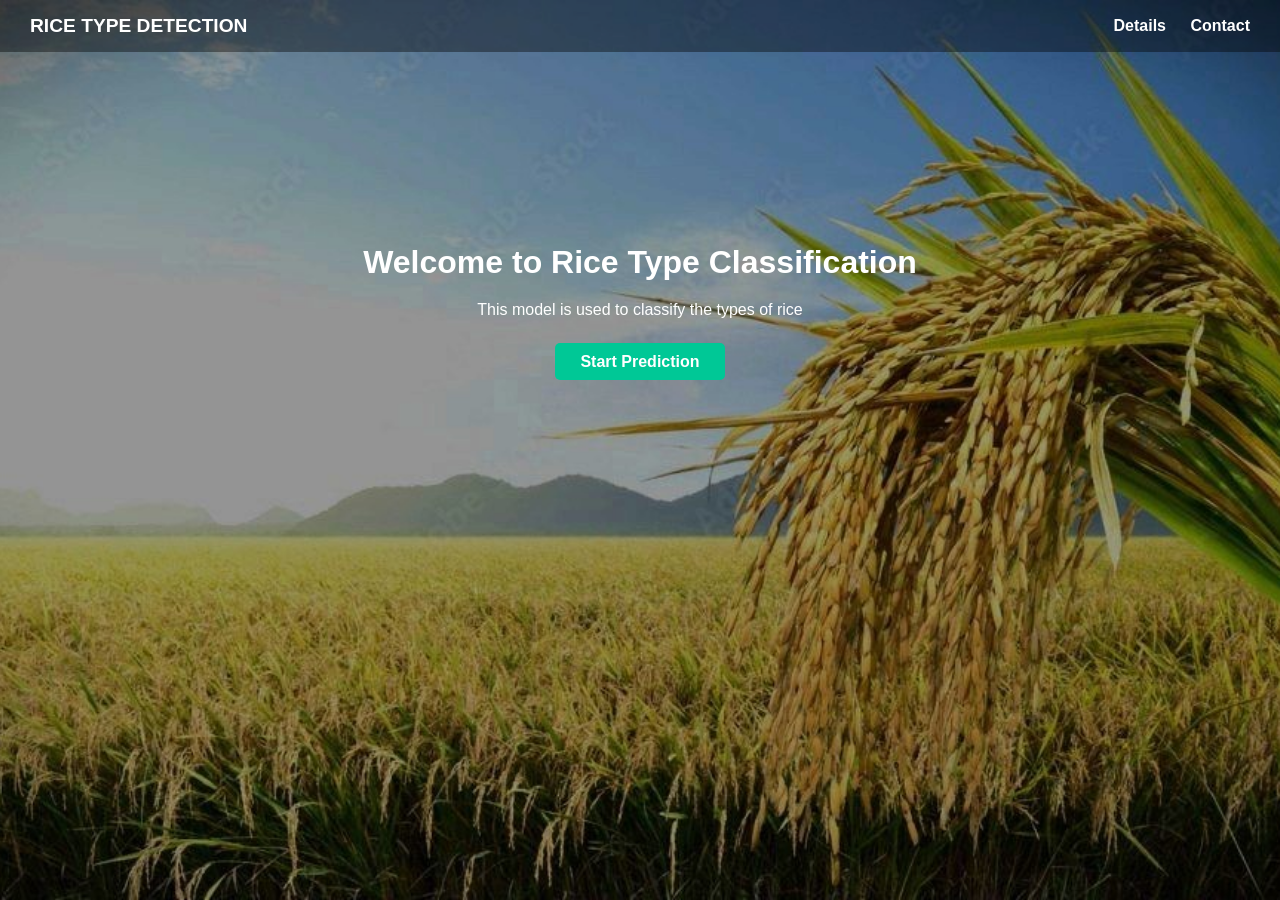
<file: Rice Type Detection/templates/index.html>
<!DOCTYPE html>
<html lang="en">
<head>
  <meta charset="UTF-8">
  <title>Welcome - Rice Type Detection</title>
  <link rel="stylesheet" href="../static/main.css">
</head>
<body class="index-page">

  <!-- Top Nav Bar -->
  <header class="navbar">
    <div class="nav-left">RICE TYPE DETECTION</div>
    <div class="nav-right">
      <a href="/details">Details</a>
      <a href="/contact">Contact</a>
    </div>
  </header>

  <!-- Center Welcome -->
  <section class="welcome">
    <h1>Welcome to Rice Type Classification</h1>
    <p>This model is used to classify the types of rice</p><br>
    <a class="btn" href="/predict">Start Prediction</a>
  </section>

</body>
</html>
</file>
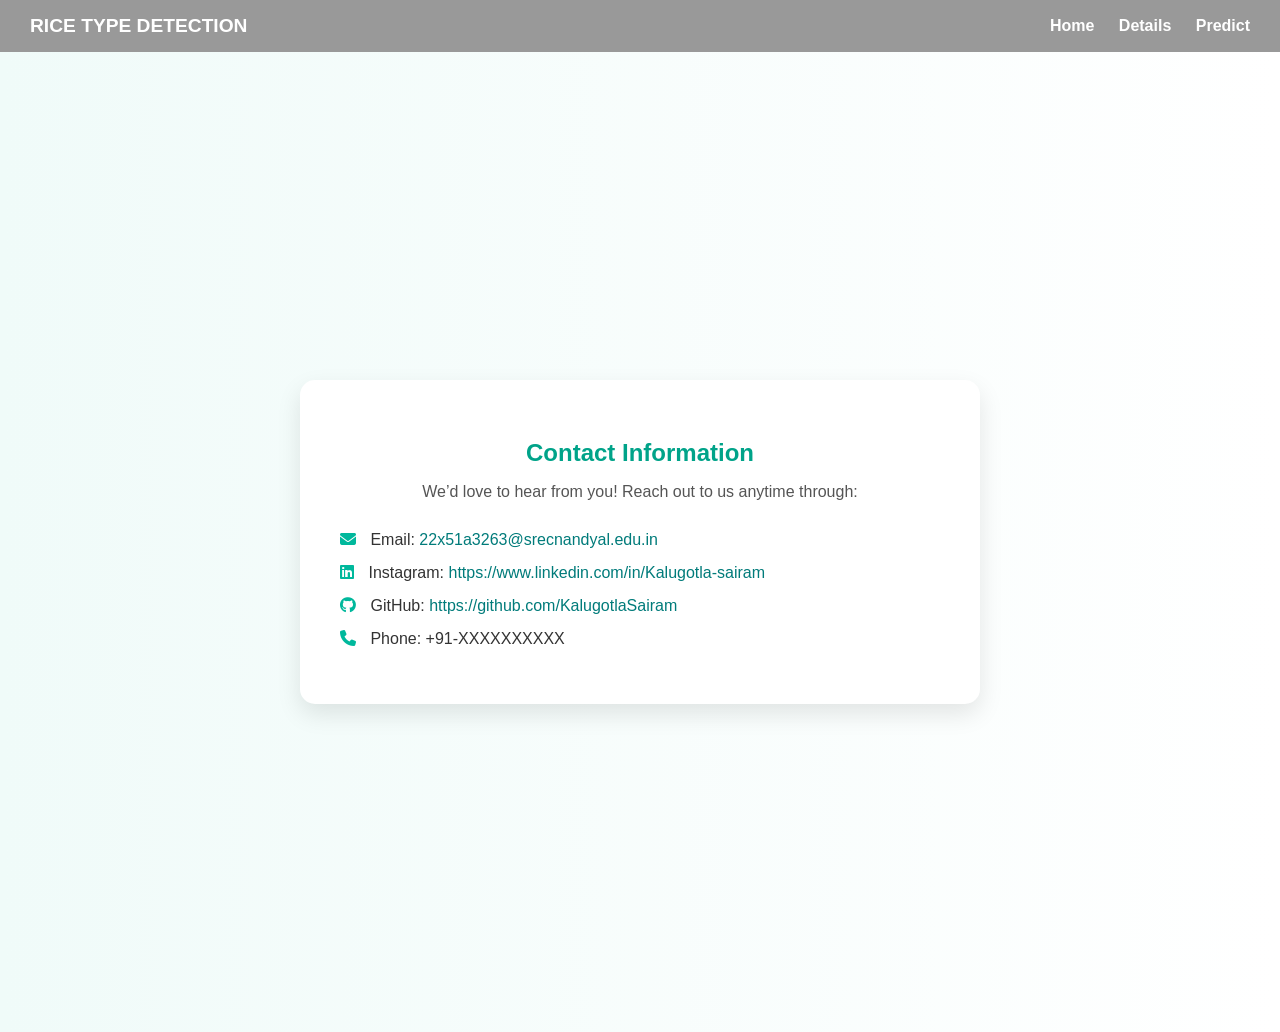
<file: Rice Type Detection/templates/contact.html>
<!DOCTYPE html>
<html lang="en">
<head>
  <meta charset="UTF-8">
  <title>Contact - Rice Type Detection</title>
  <link rel="stylesheet" href="../static/main.css">
  <link rel="stylesheet" href="https://cdnjs.cloudflare.com/ajax/libs/font-awesome/6.5.0/css/all.min.css">
</head>
<body>

  <!-- Transparent Navigation -->
  <header class="navbar transparent">
    <div class="nav-left">RICE TYPE DETECTION</div>
    <div class="nav-right">
      <a href="/">Home</a>
      <a href="/details">Details</a>
      <a href="/predict">Predict</a>
    </div>
  </header>

  <!-- Contact Info Section -->
  <main class="contact-container">
    <div class="contact-info-box">
      <h2>Contact Information</h2>
      <p>We’d love to hear from you! Reach out to us anytime through:</p>

      <ul class="contact-links">
        <li><i class="fas fa-envelope"></i> Email: <a href="mailto:22x51a3263@srecnandyal.edu.in">22x51a3263@srecnandyal.edu.in</a></li>
        <li><i class="fab fa-linkedin"></i> Instagram: <a href="https://www.linkedin.com/in/Kalugotla-sairam/" target="_blank">https://www.linkedin.com/in/Kalugotla-sairam</a></li>
        <li><i class="fab fa-github"></i> GitHub: <a href="https://github.com/KalugotlaSairam" target="_blank">https://github.com/KalugotlaSairam</a></li>
        <li><i class="fas fa-phone"></i> Phone: +91-XXXXXXXXXX</li>
      </ul>
    </div>
  </main>

</body>
</html>
</file>
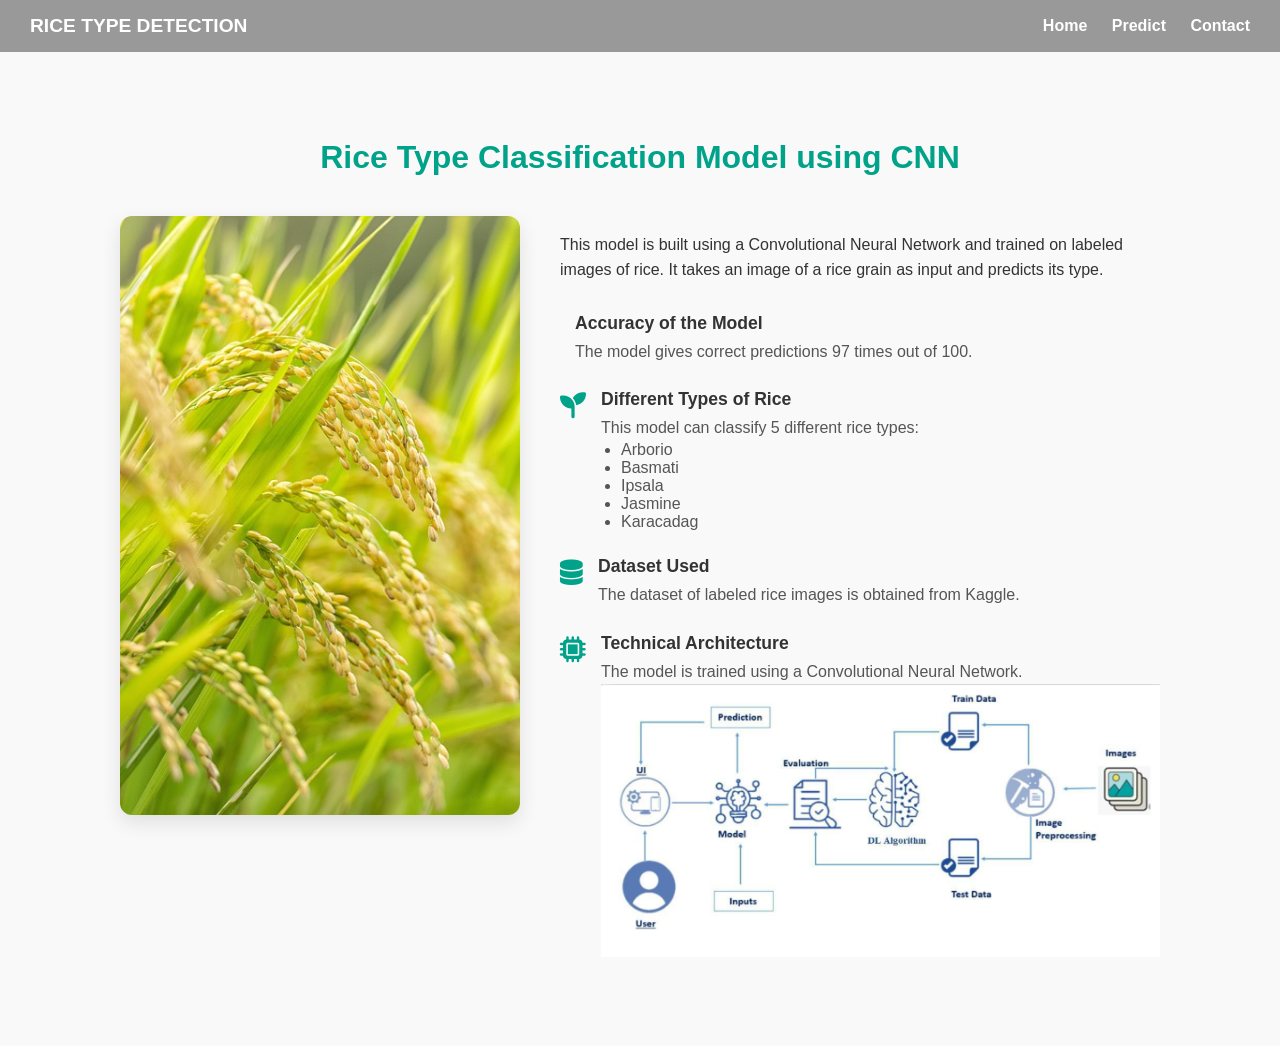
<file: Rice Type Detection/templates/details.html>
<!-- templates/details.html -->
<!DOCTYPE html>
<html lang="en">
<head>
  <meta charset="UTF-8">
  <title>Rice Type Detection - About</title>
  <link rel="stylesheet" href="../static/main.css">
  <link rel="stylesheet" href="https://cdnjs.cloudflare.com/ajax/libs/font-awesome/6.4.0/css/all.min.css">
  <meta name="viewport" content="width=device-width, initial-scale=1.0">
</head>
<body>

  <!-- Banner -->
  <header class="navbar">
    <div class="nav-left">RICE TYPE DETECTION</div>
    <div class="nav-right">
      <a href="/">Home</a>
      <a href="/predict">Predict</a>
      <a href="/contact">Contact</a>
    </div>
  </header>

  <!-- Content Section -->
  <section class="info-section">
    <h2 class="section-heading">Rice Type Classification Model using CNN</h2>
    <div class="info-container">
      <!-- Image on the left -->
      <div class="info-image">
        <img src="../static/paddy.jpg" alt="Rice Field in a Paddy">
      </div>

      <!-- Details on the right -->
      <div class="info-details">
        <p>This model is built using a Convolutional Neural Network and trained on labeled images of rice. 
           It takes an image of a rice grain as input and predicts its type.</p>

        <div class="features">
          <div class="feature-item">
            <i class="fas fa-check-shield fa-2x"></i>
            <div>
              <h4>Accuracy of the Model</h4>
              <p>The model gives correct predictions 97 times out of 100.</p>
            </div>
          </div>

          <div class="feature-item">
            <i class="fas fa-seedling fa-2x"></i>
            <div>
              <h4>Different Types of Rice</h4>
              <p>This model can classify 5 different rice types:</p>
              <ul>
                <li>Arborio</li>
                <li>Basmati</li>
                <li>Ipsala</li>
                <li>Jasmine</li>
                <li> Karacadag</li>
              </ul>
            </div>
          </div>

          <div class="feature-item">
            <i class="fas fa-database fa-2x"></i>
            <div>
              <h4>Dataset Used</h4>
              <p>The dataset of labeled rice images is obtained from Kaggle.</p>
            </div>
          </div>

          <div class="feature-item">
            <i class="fas fa-microchip fa-2x"></i>
            <div>
              <h4>Technical Architecture</h4>
              <p>The model is trained using a Convolutional Neural Network.</p>
              <img src="../static/architecture.png" alt="CNN Model Architecture Diagram" width='100%'>
            </div>
          </div>
        </div>
      </div>
    </div>
  </section>

</body>
</html>
</file>
<file: Rice Type Detection/static/main.css>
/* Reset and Base */
body {
  margin: 0;
  font-family: 'Segoe UI', sans-serif;
  background-color: #ffffff;
  color: #333;
}

/* Navbar */
.navbar {
  background-color: rgba(0, 0, 0, 0.4);
  color: white;
  padding: 15px 30px;
  display: flex;
  justify-content: space-between;
  align-items: center;
}

.navbar .nav-right a {
  margin-left: 20px;
  color: white;
  text-decoration: none;
  font-weight: 600;
}

.navbar .nav-left {
  font-weight: bold;
  font-size: 1.2rem;
}

/* Welcome Page */
.welcome {
  text-align: center;
  margin-top: 15%;
  color: white;
}

.welcome h1 {
  font-size: 2rem;
  margin-bottom: 20px;
}

.btn {
  padding: 10px 25px;
  background-color: #00c896;
  color: white;
  text-decoration: none;
  border-radius: 5px;
  font-weight: bold;
  transition: background-color 0.3s ease;
  border: none;
  cursor: pointer;
}

.btn:hover {
  background-color: #009e7c;
}

/* Predict Page */
.predict-section {
  text-align: center;
  padding: 80px 20px;
}

.predict-section input[type="file"] {
  margin: 20px 0;
}

.result-box {
  margin-top: 30px;
  font-size: 1.2rem;
  background: #f0f0f0;
  padding: 15px;
  display: inline-block;
  border-radius: 8px;
}

/* Index Page Background */
body.index-page {
  background: url('../static/bg.jpg') no-repeat center center fixed;
  background-size: cover;
  margin: 0;
  padding: 0;
  font-family: 'Segoe UI', sans-serif;
}

/* Contact Page */
.contact-container {
  min-height: 100vh;
  background: linear-gradient(to right, #f0fbf9, #ffffff);
  display: flex;
  justify-content: center;
  align-items: center;
  padding: 40px;
}

.contact-info-box {
  background: white;
  padding: 40px;
  border-radius: 15px;
  box-shadow: 0 10px 25px rgba(0, 0, 0, 0.1);
  max-width: 600px;
  width: 100%;
  text-align: center;
}

.contact-info-box h2 {
  color: #00a389;
  margin-bottom: 10px;
}

.contact-info-box p {
  color: #555;
  margin-bottom: 30px;
}

.contact-links {
  list-style: none;
  padding: 0;
  text-align: left;
}

.contact-links li {
  font-size: 1rem;
  margin: 15px 0;
  color: #333;
}

.contact-links i {
  margin-right: 10px;
  color: #00b89c;
}

.contact-links a {
  color: #007b7a;
  text-decoration: none;
}

.contact-links a:hover {
  text-decoration: underline;
}

/* =============================
   ABOUT / DETAILS PAGE STYLES
   ============================= */

.info-section {
  display: flex;
  flex-wrap: wrap;
  padding: 60px 40px;
  align-items: flex-start;
  justify-content: center;
  background-color: #f9f9f9;
}

.section-heading {
  width: 100%;
  text-align: center;
  font-size: 2rem;
  margin-bottom: 40px;
  color: #00a389;
}

.info-container {
  display: flex;
  flex-wrap: wrap;
  justify-content: center;
  align-items: flex-start;
  gap: 40px;
  max-width: 1200px;
  margin: 0 auto;
}

.info-image img {
  width: 400px;
  max-width: 90vw;
  border-radius: 12px;
  box-shadow: 0 8px 20px rgba(0, 0, 0, 0.1);
}

.info-details {
  max-width: 600px;
  flex: 1;
  text-align: left;
}

.info-details p {
  line-height: 1.6;
  margin-bottom: 20px;
}

/* Features Section */
.features {
  margin-top: 30px;
}

.feature-item {
  display: flex;
  align-items: flex-start;
  gap: 15px;
  margin-bottom: 25px;
}

.feature-item i {
  font-size: 26px;
  color: #00a389;
  margin-top: 4px;
}

.feature-item h4 {
  margin: 0 0 5px;
  font-size: 1.1rem;
  color: #333;
}

.feature-item p,
.feature-item ul {
  margin: 0;
  color: #555;
}

.feature-item ul {
  padding-left: 20px;
  list-style-type: disc;
}

/* Responsive */
@media (max-width: 768px) {
  .info-container {
    flex-direction: column;
    align-items: center;
    text-align: center;
  }

  .info-details {
    text-align: center;
  }

  .feature-item {
    flex-direction: column;
    align-items: center;
    text-align: center;
  }
}
</file>
